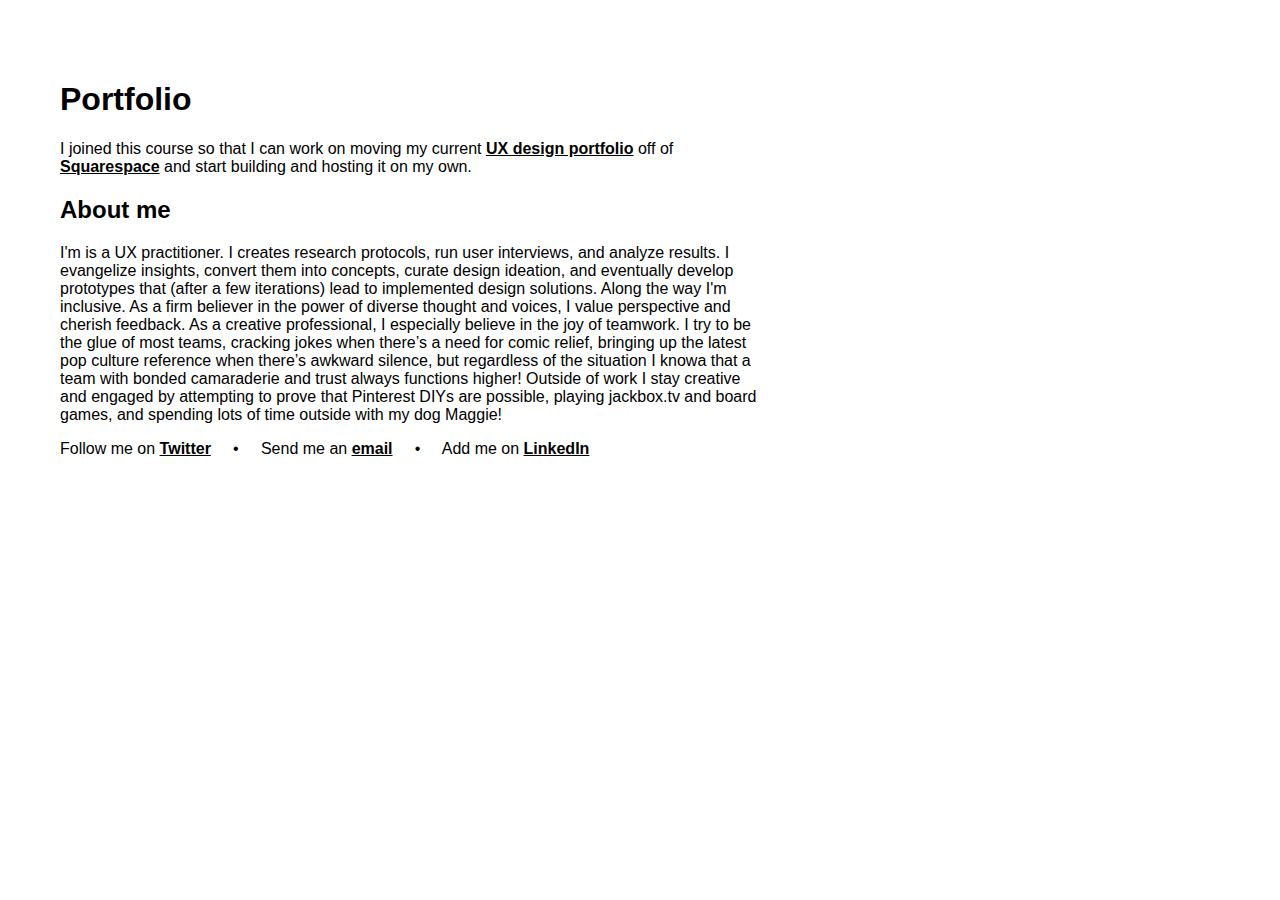
<file: index.html>
<!DOCTYPE html> 

<html>
	<head>
		<title>Portfolio</title>
	        <link rel="stylesheet" type="text/css" href="css/style.css">
	</head>
	<body>
		<h1>Portfolio</h1>
		<p>I joined this course so that I can work on moving my current <a href="https://www.linkedin.com/in/alaina-creager/">UX design portfolio</a> off of <a href="https://www.squarespace.com">Squarespace</a> and start building and hosting it on my own.</p>
		
        <h2>About me</h2>
		<p>I'm is a UX practitioner. I creates research protocols, run user interviews, and analyze results. I evangelize insights, convert them into concepts, curate design ideation, and eventually develop prototypes that (after a few iterations) lead to implemented design solutions. Along the way I'm inclusive. As a firm believer in the power of diverse thought and voices, I value perspective and cherish feedback. As a creative professional, I especially believe in the joy of teamwork. I try to be the glue of most teams, cracking jokes when there’s a need for comic relief, bringing up the latest pop culture reference when there’s awkward silence, but regardless of the situation I knowa that a team with bonded camaraderie and trust always functions higher! Outside of work I stay creative and engaged by attempting to prove that Pinterest DIYs are possible, playing jackbox.tv and board games, and spending lots of time outside with my dog Maggie! </p>
        
		<p>Follow me on <a href="https://twitter.com/acreagerux">Twitter</a> &nbsp; &nbsp; • &nbsp; &nbsp; Send me an <a href="mailto:alainacreager@gmail.com? subject=Outreach from website!">email</a> &nbsp; &nbsp; • &nbsp; &nbsp; Add me on <a href="https://www.linkedin.com/in/alaina-creager/">LinkedIn</a></p>
	</body>
</html>
</file>
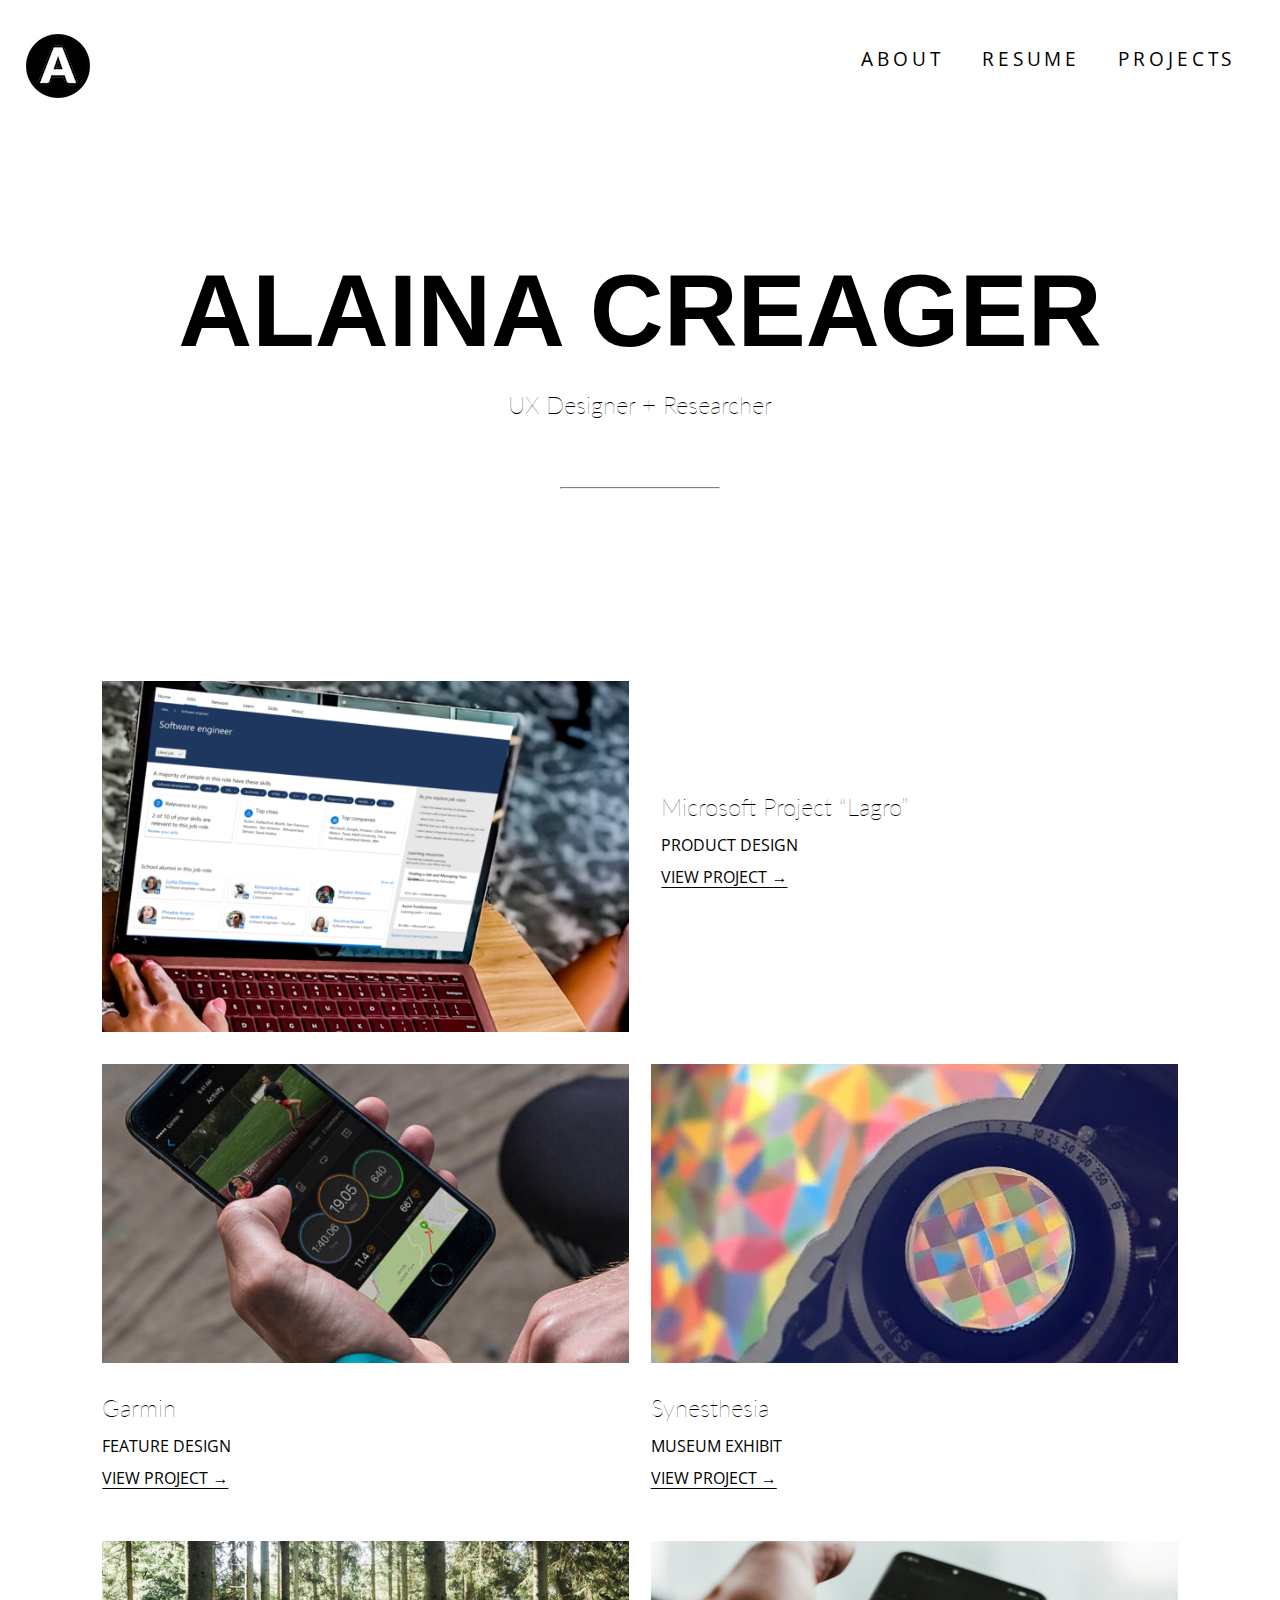
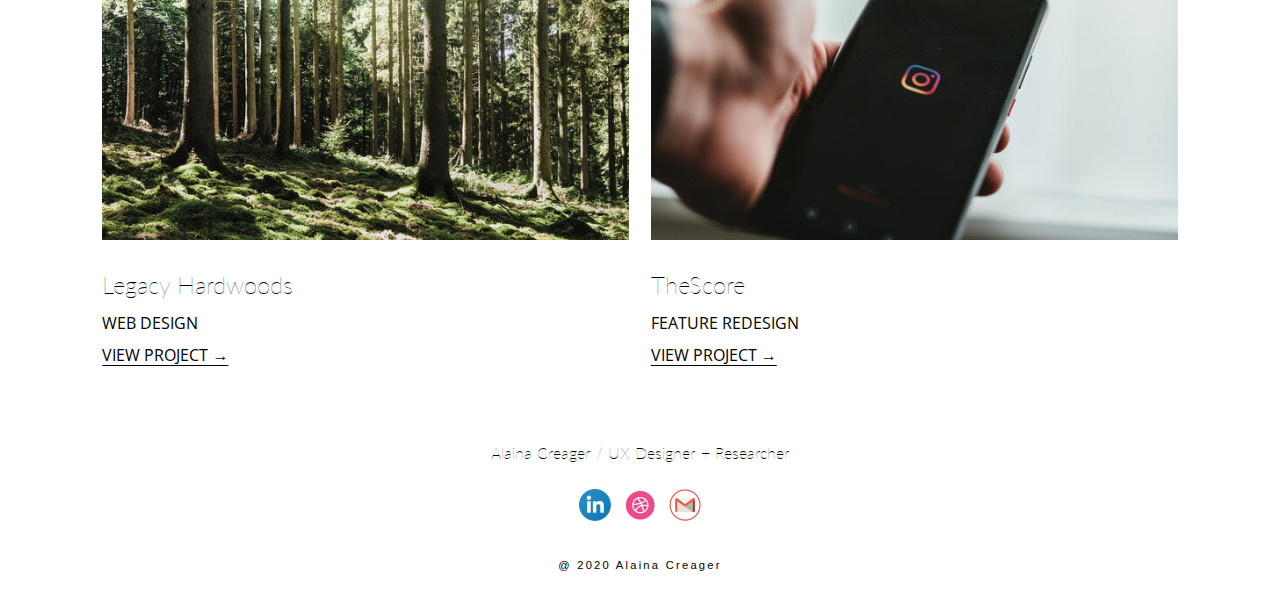
<file: final/index.html>
<!DOCTYPE html> 

<html>
	<head>
        <!-- Global site tag (gtag.js) - Google Analytics -->
        <script async src="https://www.googletagmanager.com/gtag/js?id=UA-88655943-1"></script>
        <script>
          window.dataLayer = window.dataLayer || [];
          function gtag(){dataLayer.push(arguments);}
          gtag('js', new Date());

          gtag('config', 'UA-88655943-1');
        </script>
        
        <!-- Responsive Design set-up -->
        <meta name="viewport" content="width=device-width, initial-scale=1"/>
        
        <!-- SEO -->
        <title>Alaina Creager | Microsoft UX Designer + Researcher</title>
        <meta name="description" content="Driven employee with experience in web and mobile UX design & research. Past employee of Microsoft, UnitedHealth Group, Garmin International, Ford Motor Company, Do it Best Corp. and Purdue University."/>
        <link rel="canonical" href="index.html"/>
        
        <!-- Styling -->
	    <link rel="stylesheet" type="text/css" href="css/style.css">
        <style>@import url('https://fonts.googleapis.com/css2?family=Lato&family=Muli:wght@300;400&family=Open+Sans&display=swap');</style>
        <link rel="icon" type="image/png" href="images/A.png"/>
	</head>
    
    <!-- Content -->
	<body>
        <!-- Header -->
        <header class="clearfix">
            <a href="index.html">
                <img id="homeIcon" src="images/A.png" alt="Home icon">
            </a>
            <nav>
                <a href="projects.html">PROJECTS</a> 
                <a href="resume.html">RESUME</a>
                <a href="about.html">ABOUT</a>
            </nav>
        </header>
        
        <!-- Hero -->
        <section id="hero">
            <h1>ALAINA CREAGER</h1>
            <h2>UX Designer + Researcher</h2>
            <hr>
        </section>
        
        <!-- Project listings -->
        <section id="featuredProject" class="clearfix">
            <!-- Project listing #1 -->
            <div id="featProjectPhoto">
                <img src="images/Lagro.png" alt="Photo of the Project Lagro application being used on a Microsoft Surface laptop.">
            </div>
            <div id="featProjectInfo">
                <h2>Microsoft Project “Lagro”</h2>
                <p>PRODUCT DESIGN</p>
                <a href="lagro.html">VIEW PROJECT &rarr;</a>
            </div>
        </section>
        
        <section id="projectrow" class="clearfix">
            <!-- Project listing #2 -->
            <div class="columnone">
                <img class="projectphoto" src="images/garmin.jpg" alt="A 19.05 mile run being viewed in the Garmin Connect application on a smart phone">
                <h2>Garmin</h2> 
                <p>FEATURE DESIGN</p>
                <a href="garmin.html">VIEW PROJECT &rarr;</a>
            </div>
            
            <!-- Project listing #3 -->
            <div class="columntwo">
                <img class="projectphoto" src="images/synesthesia.jpg" alt="Kaleidescope of colors from a painted museum mural">
                <h2>Synesthesia</h2> 
                <p>MUSEUM EXHIBIT</p>
                <a href="synesthesia.html">VIEW PROJECT &rarr;</a>
            </div>
        </section>
        
        <section id="projectrow" class="clearfix">
            <!-- Project listing #4 -->
            <div class="columnone">
                <img class="projectphoto" src="images/legacyh.jpg" alt="Sunlight shining through a hilly forest">
                <h2>Legacy Hardwoods</h2> 
                <p>WEB DESIGN</p>
                <a href="legacy.html">VIEW PROJECT &rarr;</a>
            </div>
            
            <!-- Project listing #5 -->
            <div class="columntwo">
                <img class="projectphoto" src="images/thescore.jpg" alt="Instagram icon on a cell phone being held by a human hand">
                <h2>TheScore</h2>
                <p>FEATURE REDESIGN</p>
                <a href="thescore.html">VIEW PROJECT &rarr;</a>
            </div>
        </section>
        
        <!-- Footer -->
        <footer>
            <h2>Alaina Creager / UX Designer + Researcher</h2>
            <section id="social">
                <a href="https://www.linkedin.com/in/alaina-creager/">
                    <img src="images/linkedin-circle.png" alt="LinkedIn icon">
                </a>
                <a href="https://dribbble.com/acreagerux">
                    <img src="images/dribbble.png" alt="Dribbble icon">
                </a>
                <a href="">
                    <img src="images/gmail.png" alt="Gmail icon">
                </a>
            </section>
            <h3>@ 2020 Alaina Creager</h3>
        </footer>
    
	</body>
</html>
</file>
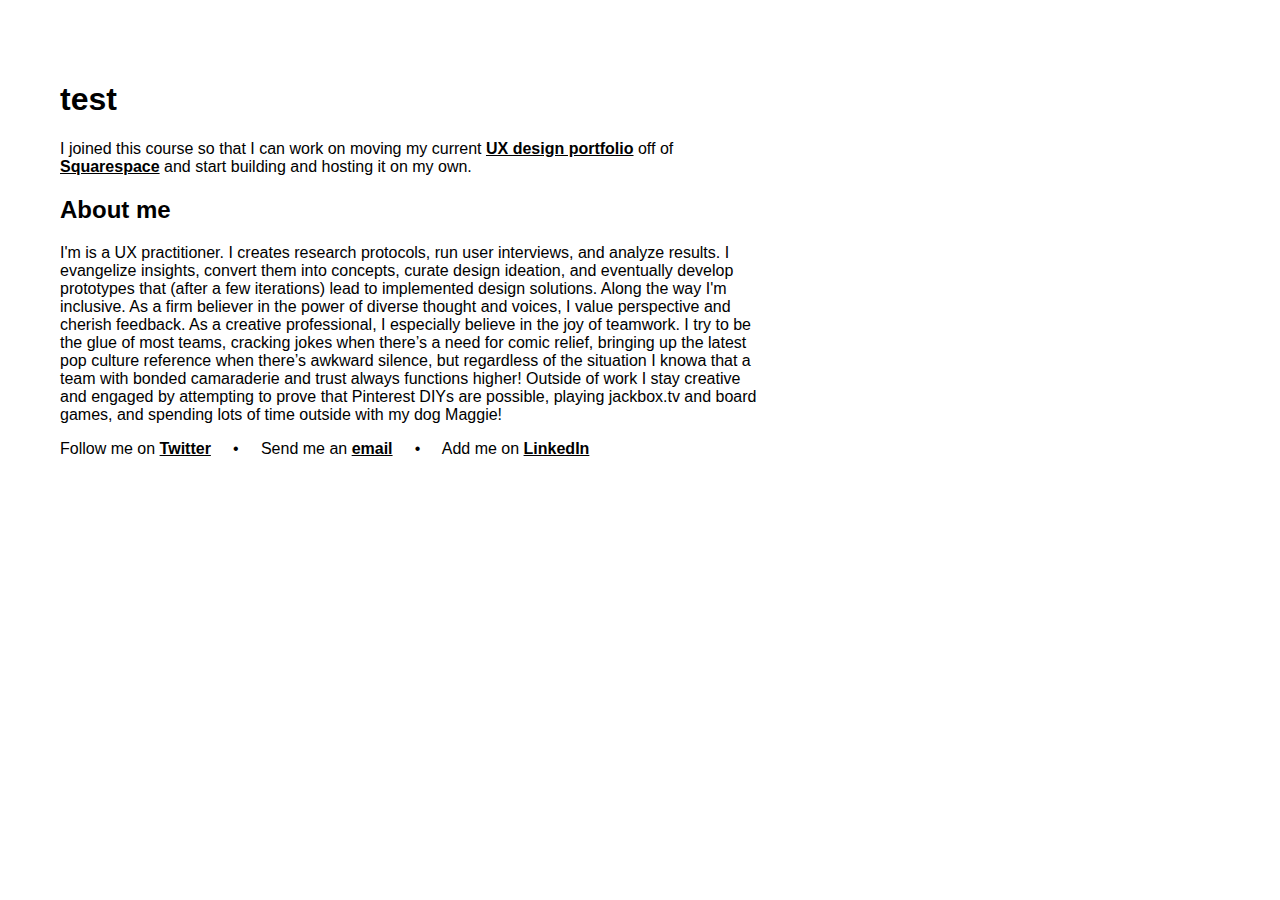
<file: unit_1/index.html>
<!DOCTYPE html> 

<html>
	<head>
		<title>Portfolio</title>
	        <link rel="stylesheet" type="text/css" href="css/style.css">
	</head>
	<body>
		<h1>test</h1>
		<p>I joined this course so that I can work on moving my current <a href="https://www.linkedin.com/in/alaina-creager/">UX design portfolio</a> off of <a href="https://www.squarespace.com">Squarespace</a> and start building and hosting it on my own.</p>
        <h2>About me</h2>
		<p>I'm is a UX practitioner. I creates research protocols, run user interviews, and analyze results. I evangelize insights, convert them into concepts, curate design ideation, and eventually develop prototypes that (after a few iterations) lead to implemented design solutions. Along the way I'm inclusive. As a firm believer in the power of diverse thought and voices, I value perspective and cherish feedback. As a creative professional, I especially believe in the joy of teamwork. I try to be the glue of most teams, cracking jokes when there’s a need for comic relief, bringing up the latest pop culture reference when there’s awkward silence, but regardless of the situation I knowa that a team with bonded camaraderie and trust always functions higher! Outside of work I stay creative and engaged by attempting to prove that Pinterest DIYs are possible, playing jackbox.tv and board games, and spending lots of time outside with my dog Maggie! </p>
		<p>Follow me on <a href="https://twitter.com/acreagerux">Twitter</a> &nbsp; &nbsp; • &nbsp; &nbsp; Send me an <a href="mailto:alainacreager@gmail.com? subject=Outreach from website!">email</a> &nbsp; &nbsp; • &nbsp; &nbsp; Add me on <a href="https://www.linkedin.com/in/alaina-creager/">LinkedIn</a></p>
	</body>
</html>
</file>
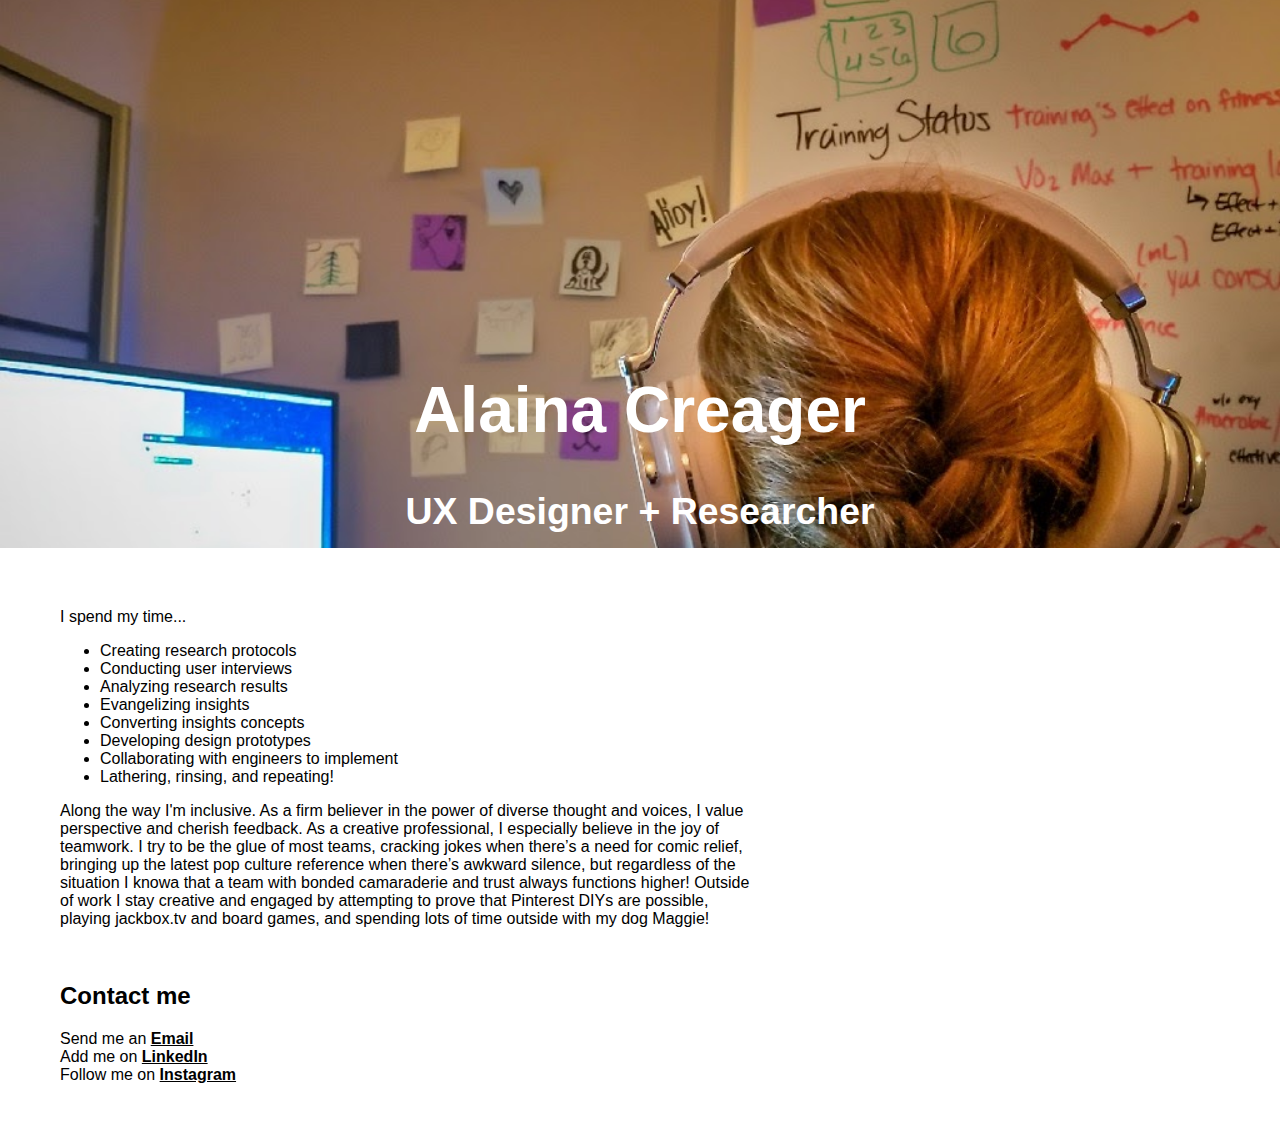
<file: unit_3/index.html>
<!DOCTYPE html> 

<html>
	<head>
		<title>Alaina Creager | UX Designer</title>
	        <link rel="stylesheet" type="text/css" href="css/style.css">
	</head>
	<body>
        <section id="hero-image">
            <section id="hero-text">
                <h1>Alaina Creager</h1>
                <h3>UX Designer + Researcher</h3>
            </section>
        </section>
		
        <section class="content">
            <p>I spend my time...</p> 
            <ul>
                <li>Creating research protocols</li> 
                <li>Conducting user interviews</li>
                <li>Analyzing research results</li> 
                <li>Evangelizing insights</li> 
                <li>Converting insights concepts</li> 
                <li>Developing design prototypes</li>
                <li>Collaborating with engineers to implement</li>
                <li>Lathering, rinsing, and repeating!</li>
            </ul>
            <p>Along the way I'm inclusive. As a firm believer in the power of diverse thought and voices, I value perspective and cherish feedback. As a creative professional, I especially believe in the joy of teamwork. I try to be the glue of most teams, cracking jokes when there’s a need for comic relief, bringing up the latest pop culture reference when there’s awkward silence, but regardless of the situation I knowa that a team with bonded camaraderie and trust always functions higher! Outside of work I stay creative and engaged by attempting to prove that Pinterest DIYs are possible, playing jackbox.tv and board games, and spending lots of time outside with my dog Maggie! </p> <br>

            <h2>Contact me</h2>
            <p>
            Send me an <a href="mailto:alainacreager@gmail.com? subject=Outreach from website!">Email</a> <br>
            Add me on <a href="https://www.linkedin.com/in/alaina-creager/">LinkedIn</a><br>
            Follow me on <a href="https://www.instagram.com/alainacreagerux/?hl=en">Instagram</a></p>
        </section>
	</body>
</html>
</file>
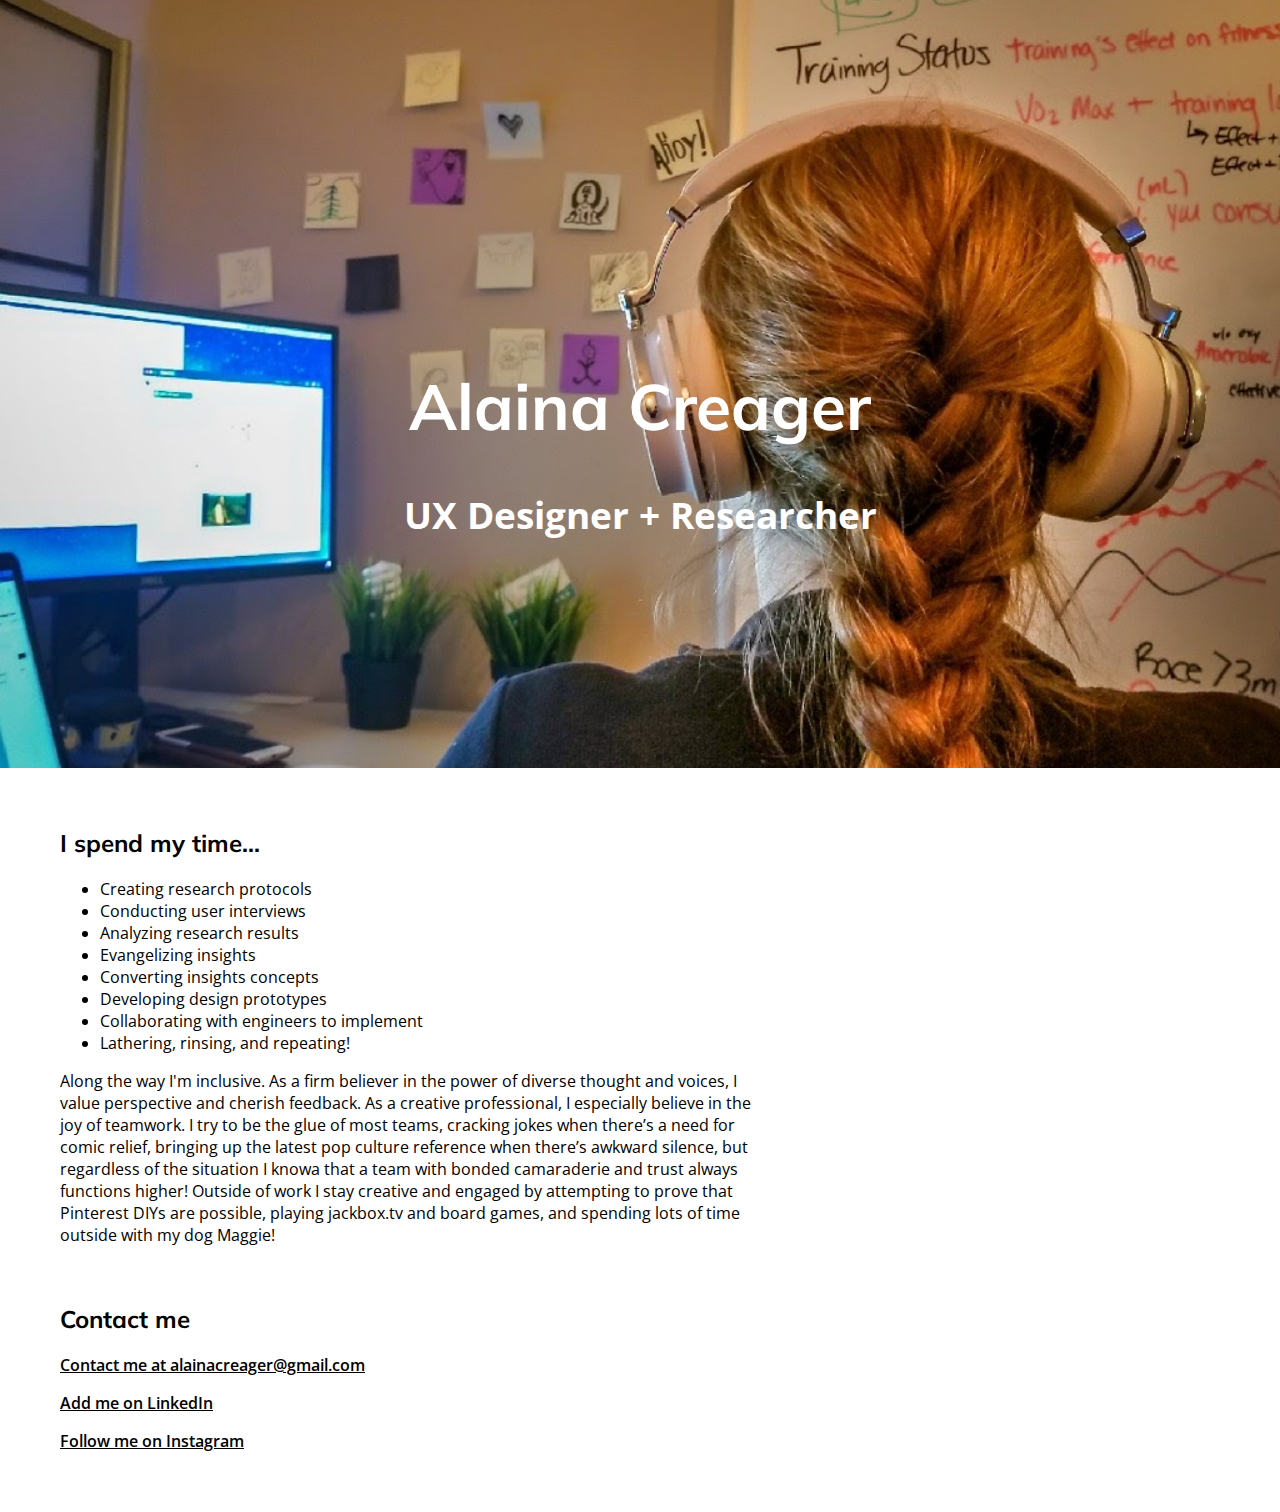
<file: unit_4/index.html>
<!DOCTYPE html> 

<html>
	<head>
		<title>Alaina Creager | UX Designer</title>
	        <link rel="stylesheet" type="text/css" href="css/style.css">
	</head>
	<body>
        <section id="hero-image">
            <div id="hero-text">
                <h1>Alaina Creager</h1>
                <h3>UX Designer + Researcher</h3>
            </div>
        </section>
		
        <section class="content">
            <h2>I spend my time...</h2> 
            <ul>
                <li>Creating research protocols</li> 
                <li>Conducting user interviews</li>
                <li>Analyzing research results</li> 
                <li>Evangelizing insights</li> 
                <li>Converting insights concepts</li> 
                <li>Developing design prototypes</li>
                <li>Collaborating with engineers to implement</li>
                <li>Lathering, rinsing, and repeating!</li>
            </ul>
            <p>Along the way I'm inclusive. As a firm believer in the power of diverse thought and voices, I value perspective and cherish feedback. As a creative professional, I especially believe in the joy of teamwork. I try to be the glue of most teams, cracking jokes when there’s a need for comic relief, bringing up the latest pop culture reference when there’s awkward silence, but regardless of the situation I knowa that a team with bonded camaraderie and trust always functions higher! Outside of work I stay creative and engaged by attempting to prove that Pinterest DIYs are possible, playing jackbox.tv and board games, and spending lots of time outside with my dog Maggie! </p> <br>

            <h2>Contact me</h2>
                <p><a href="mailto:alainacreager@gmail.com?">Contact me at alainacreager@gmail.com</a> </p>
                <p><a href="https://www.linkedin.com/in/alaina-creager/">Add me on LinkedIn</a></p>
                <p><a href="https://www.instagram.com/alainacreagerux/?hl=en">Follow me on Instagram</a></p>
        </section>
	</body>
</html>
</file>
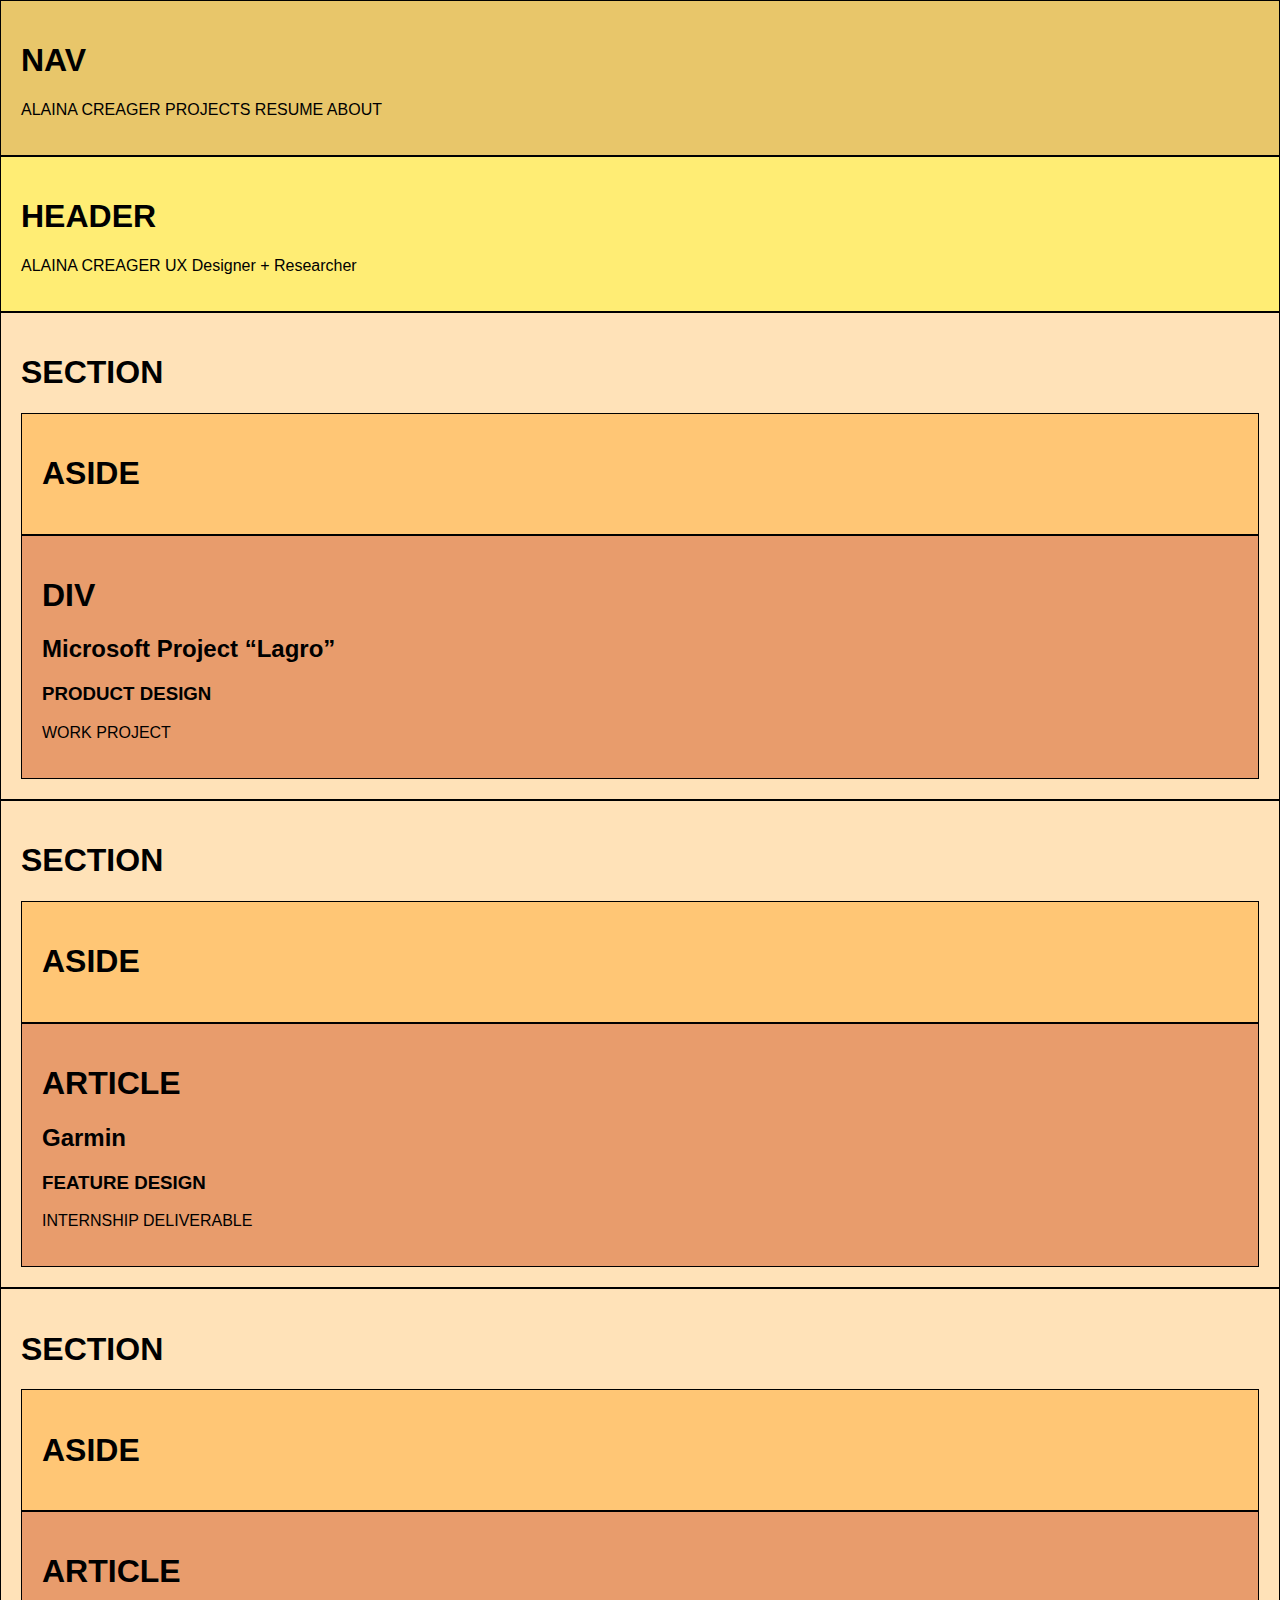
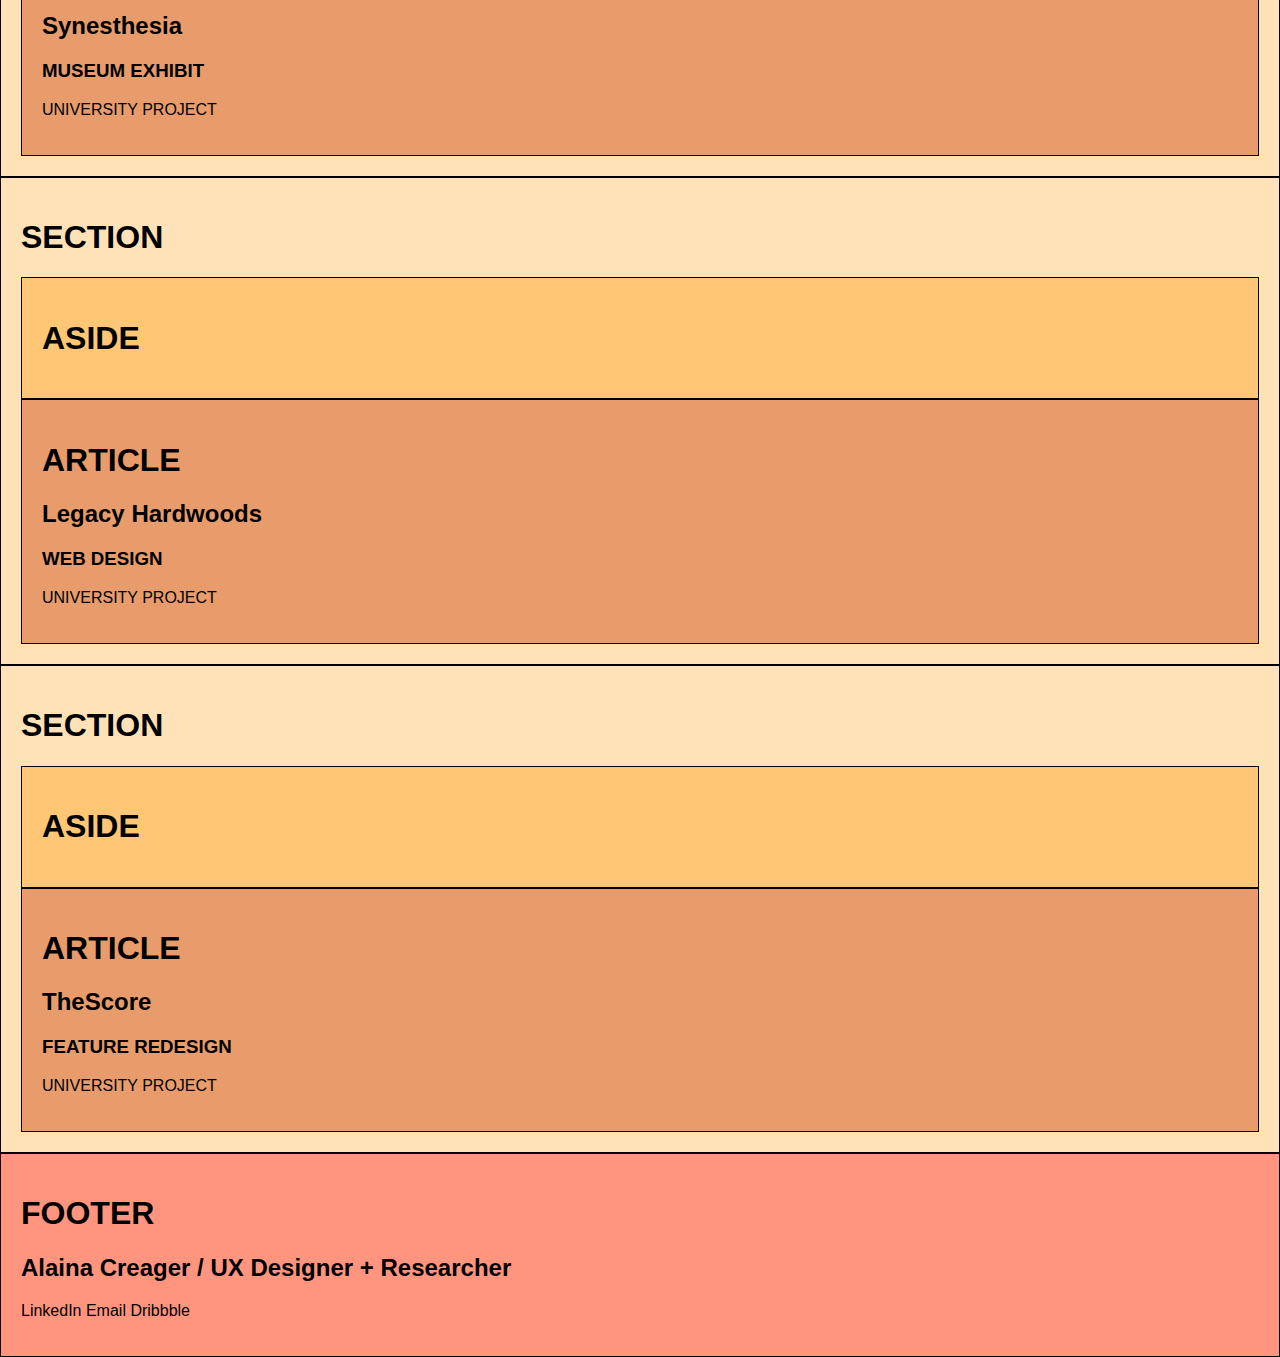
<file: unit_5/index.html>
<!DOCTYPE html> 

<html>
	<head>
		<title>Alaina Creager | UX Designer</title>
	        <link rel="stylesheet" type="text/css" href="css/style.css">
	</head>
	<body>
        <nav>
            <h1>NAV</h1>
            <p>ALAINA CREAGER PROJECTS RESUME ABOUT</p>
        </nav>
        
        <header>
            <h1>HEADER</h1>
            <p>ALAINA CREAGER UX Designer + Researcher</p>
        </header>
        
        <section class="project">
            <h1>SECTION</h1>
            <aside>
                <h1>ASIDE</h1>
            </aside>
            <article class="projectinfo">
                <h1>DIV</h1>
                <h2>Microsoft Project “Lagro”</h2>
                <h3>PRODUCT DESIGN</h3> 
                <p>WORK PROJECT</p>
            </article>
        </section>
        
        <section class="project">
            <h1>SECTION</h1>
            <aside>
                <h1>ASIDE</h1>
            </aside>
            <article class="projectinfo">
                <h1>ARTICLE</h1>
                <h2>Garmin</h2> 
                <h3>FEATURE DESIGN</h3><p>INTERNSHIP DELIVERABLE</p>
            </article>
        </section>
        
        <section class="project">
            <h1>SECTION</h1>
            <aside>
                <h1>ASIDE</h1>
            </aside>
            <article class="projectinfo">
                <h1>ARTICLE</h1>
                <h2>Synesthesia</h2> 
                <h3>MUSEUM EXHIBIT</h3>   <p>UNIVERSITY PROJECT</p>
            </article>
        </section>
        
        <section class="project">
            <h1>SECTION</h1>
            <aside>
                <h1>ASIDE</h1>
            </aside>
            <article class="projectinfo">
                <h1>ARTICLE</h1>
                <h2>Legacy Hardwoods</h2> 
                <h3>WEB DESIGN</h3> 
                <p>UNIVERSITY PROJECT</p>
            </article>
        </section>
        
        <section class="project">
            <h1>SECTION</h1>
            <aside>
                <h1>ASIDE</h1>
            </aside>
            <article class="projectinfo">
                <h1>ARTICLE</h1>
                <h2>TheScore</h2>
                <h3>FEATURE REDESIGN</h3> <p>UNIVERSITY PROJECT</p>
            </article>
        </section>

        <footer>
            <h1>FOOTER</h1>
            <h2>Alaina Creager / UX Designer + Researcher</h2>
            <p>LinkedIn Email Dribbble</p>
        </footer>
    
	</body>
</html>
</file>
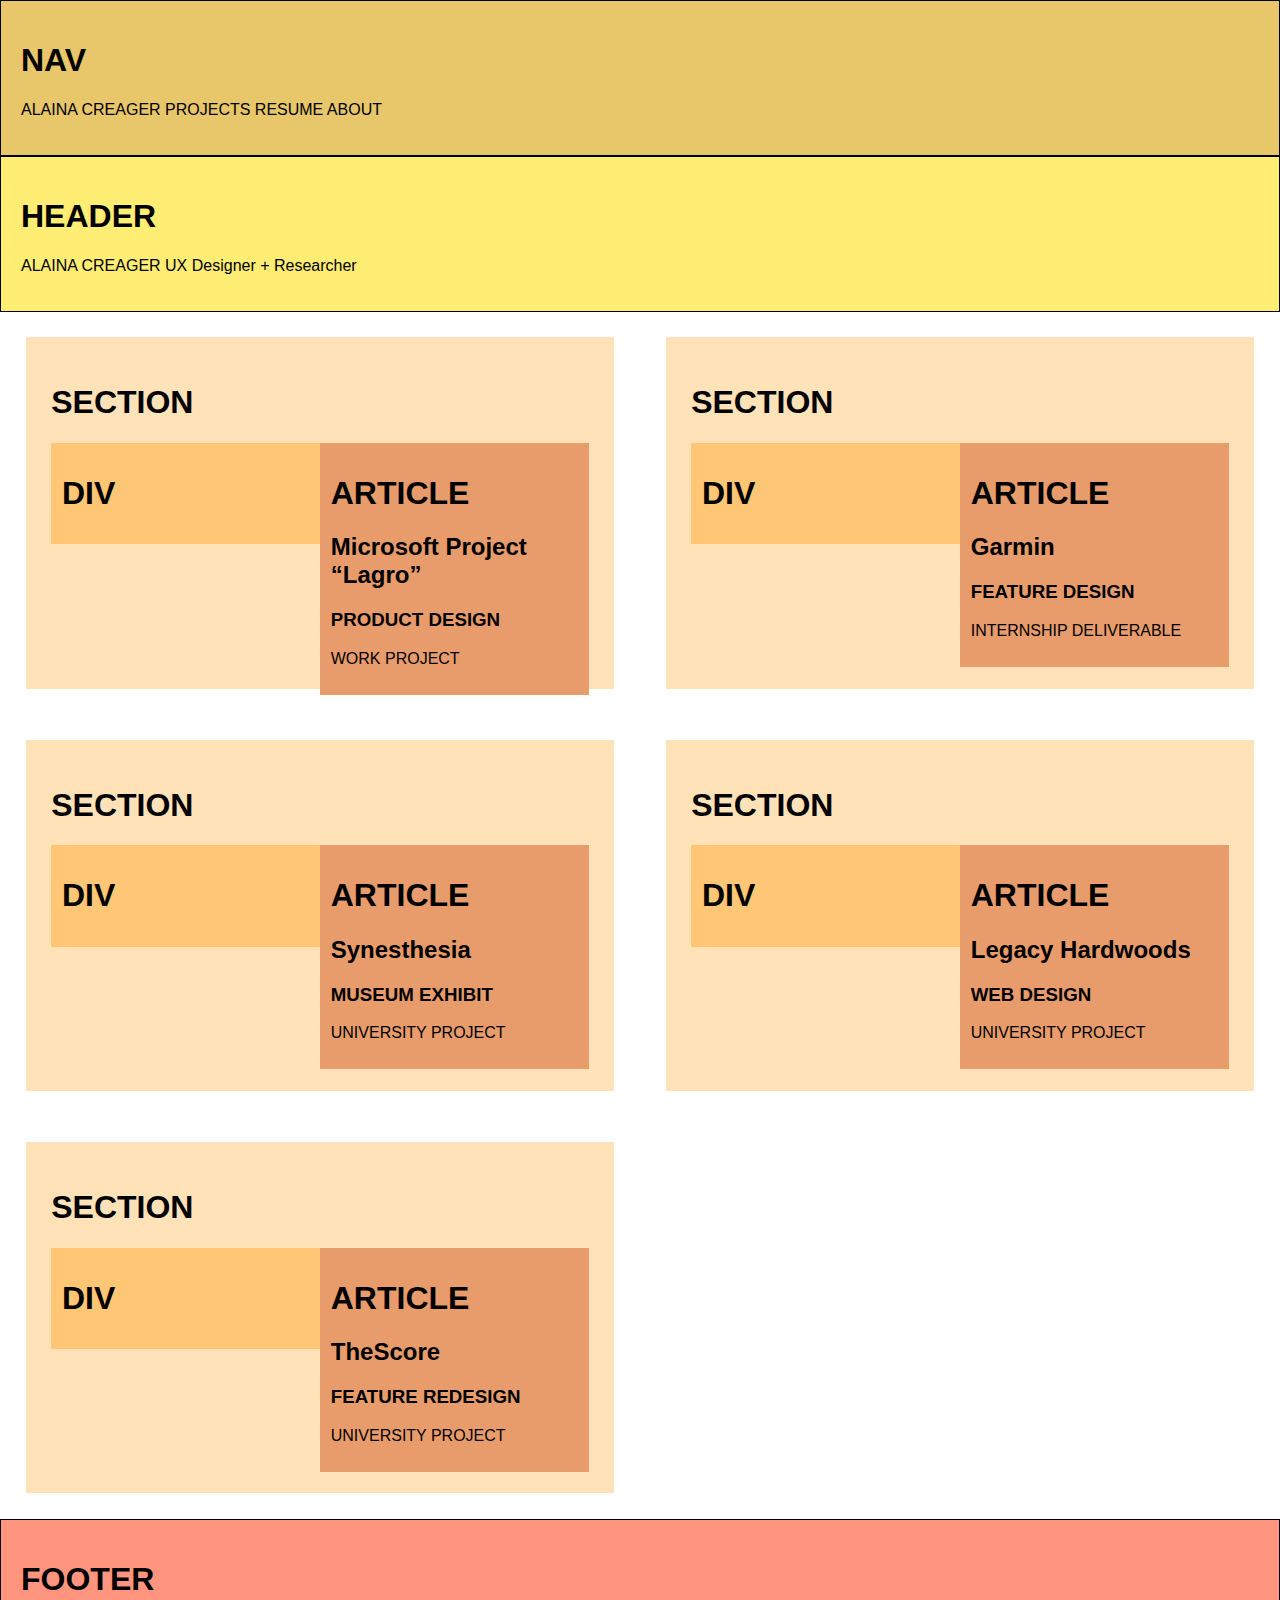
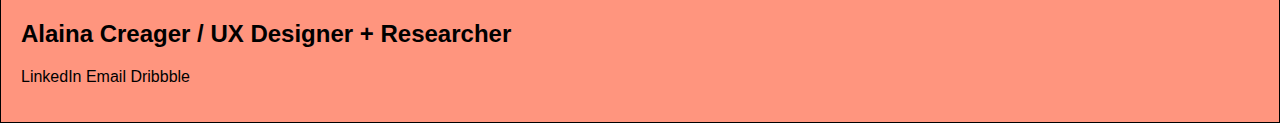
<file: unit_6/index.html>
<!DOCTYPE html> 

<html>
	<head>
		<title>Alaina Creager | UX Designer</title>
	        <link rel="stylesheet" type="text/css" href="css/style.css">
	</head>
	<body>
        <nav>
            <h1>NAV</h1>
            <p>ALAINA CREAGER PROJECTS RESUME ABOUT</p>
        </nav>
        
        <header>
            <h1>HEADER</h1>
            <p>ALAINA CREAGER UX Designer + Researcher</p>
        </header>
        
        <section class="twocolumn" class="clearfix">
            <h1>SECTION</h1>
            <div class="left">
                <h1>DIV</h1>
            </div>
            <article class="right">
                <h1>ARTICLE</h1>
                <h2>Microsoft Project “Lagro”</h2>
                <h3>PRODUCT DESIGN</h3> 
                <p>WORK PROJECT</p>
            </article>
        </section>
        
        <section class="twocolumn" class="clearfix">
            <h1>SECTION</h1>
            <div class="left">
                <h1>DIV</h1>
            </div>
            <article class="right">
                <h1>ARTICLE</h1>
                <h2>Garmin</h2> 
                <h3>FEATURE DESIGN</h3><p>INTERNSHIP DELIVERABLE</p>
            </article>
        </section>
        
        <section class="twocolumn" class="clearfix">
            <h1>SECTION</h1>
            <div class="left">
                <h1>DIV</h1>
            </div>
            <article class="right">
                <h1>ARTICLE</h1>
                <h2>Synesthesia</h2> 
                <h3>MUSEUM EXHIBIT</h3>   <p>UNIVERSITY PROJECT</p>
            </article>
        </section>
        
        <section class="twocolumn" class="clearfix">
            <h1>SECTION</h1>
            <div class="left">
                <h1>DIV</h1>
            </div>
            <article class="right">
                <h1>ARTICLE</h1>
                <h2>Legacy Hardwoods</h2> 
                <h3>WEB DESIGN</h3> 
                <p>UNIVERSITY PROJECT</p>
            </article>
        </section>
        
        <section class="twocolumn" class="clearfix">
            <h1>SECTION</h1>
            <div class="left">
                <h1>DIV</h1>
            </div>
            <article class="right">
                <h1>ARTICLE</h1>
                <h2>TheScore</h2>
                <h3>FEATURE REDESIGN</h3> <p>UNIVERSITY PROJECT</p>
            </article>
        </section>

        <footer>
            <h1>FOOTER</h1>
            <h2>Alaina Creager / UX Designer + Researcher</h2>
            <p>LinkedIn Email Dribbble</p>
        </footer>
    
	</body>
</html>
</file>
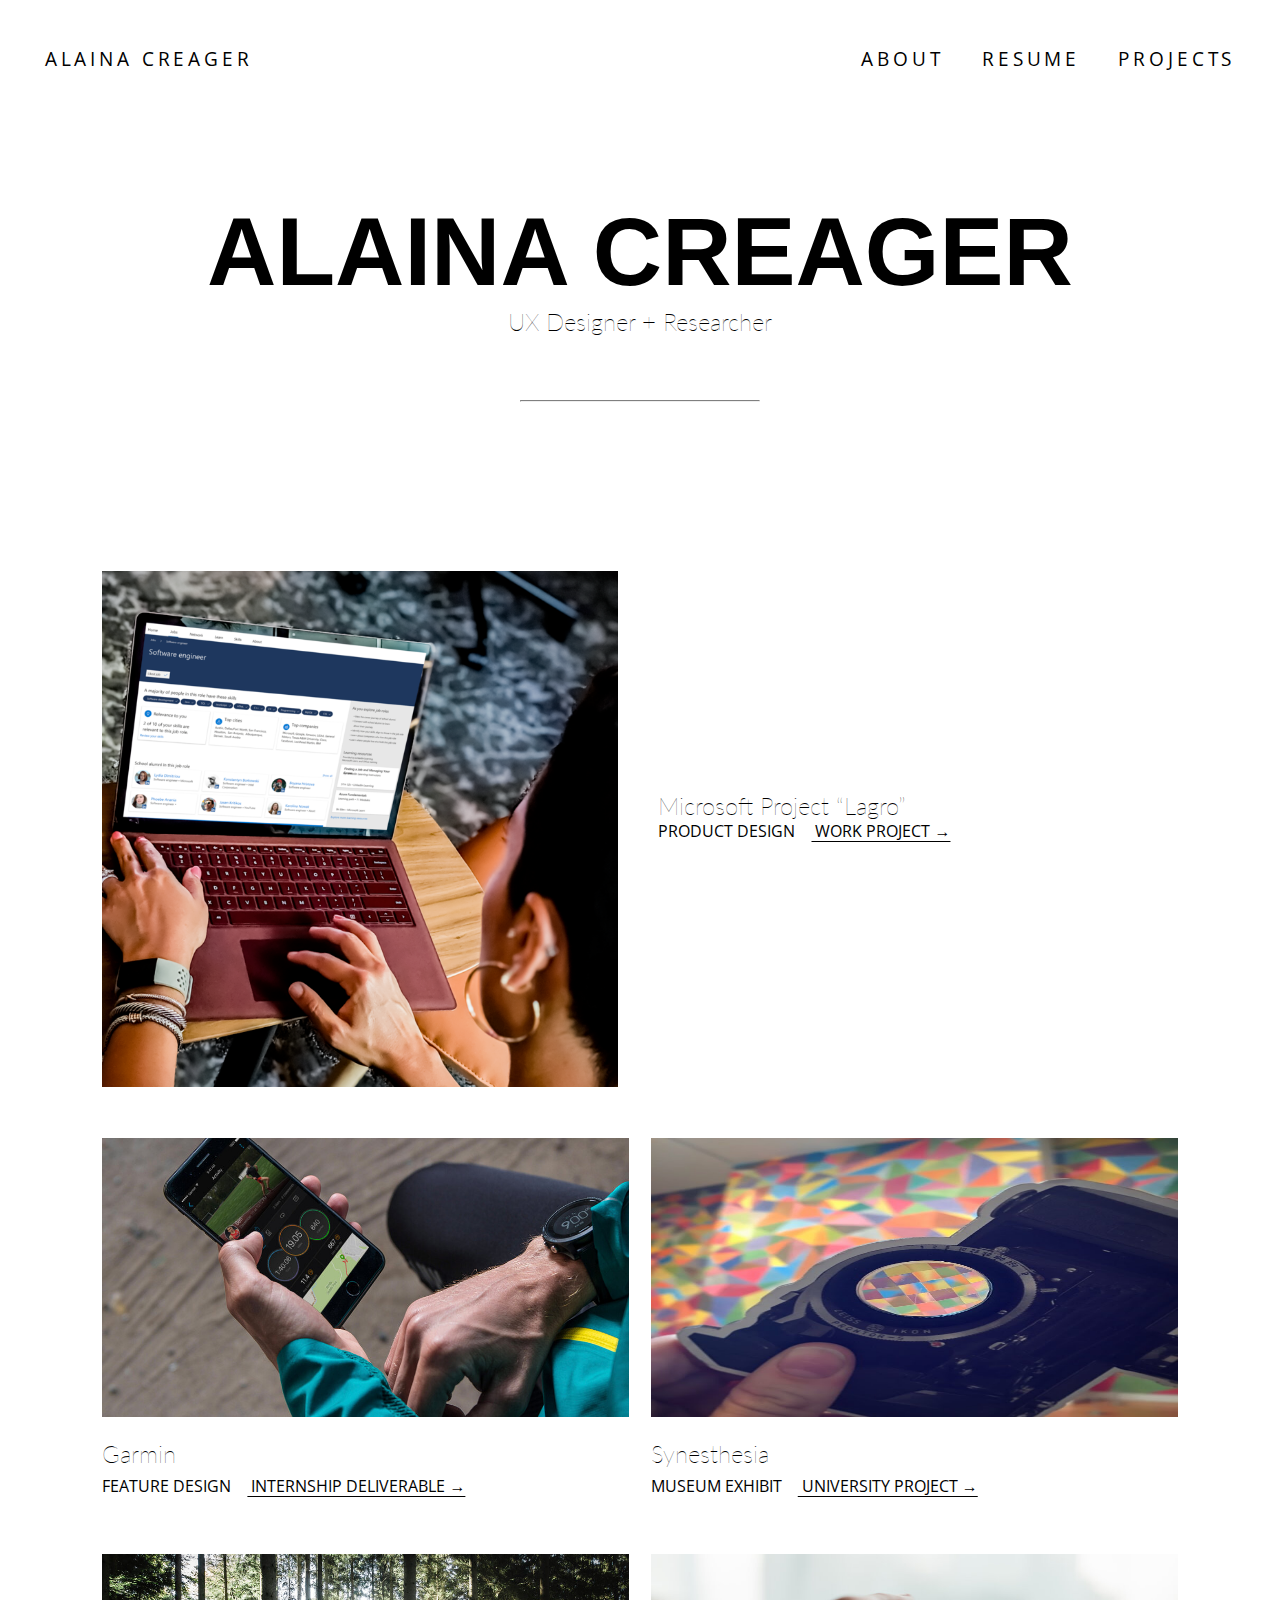
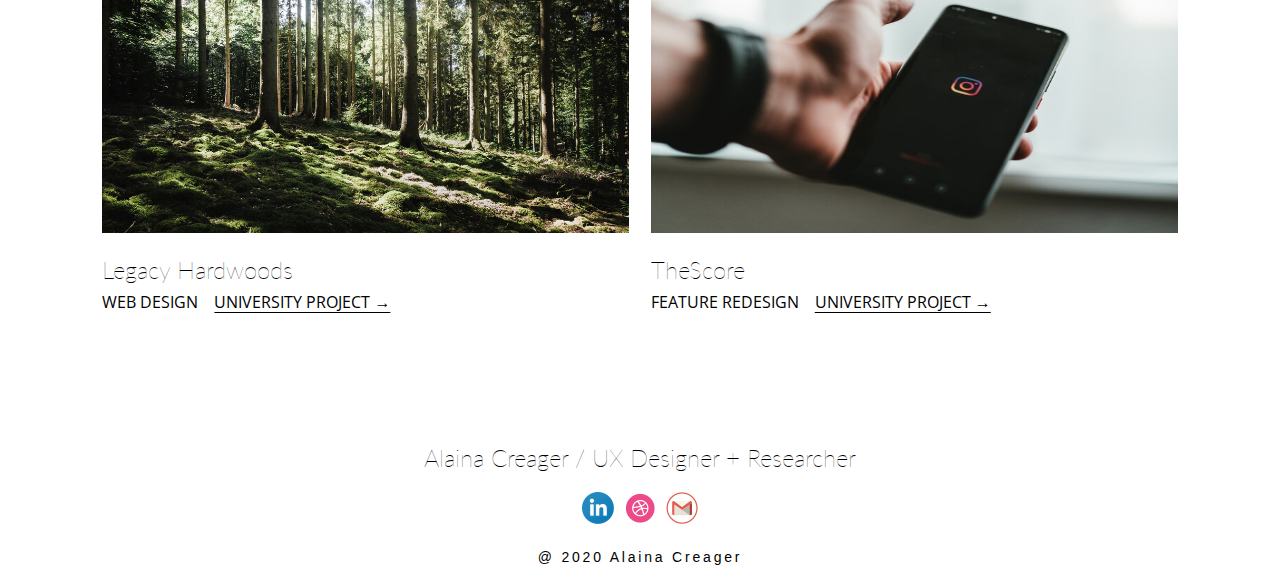
<file: unit_7/index.html>
<!DOCTYPE html> 

<html>
	<head>
		<title>Alaina Creager | UX Designer</title>
	        <link rel="stylesheet" type="text/css" href="css/style.css">
        <style>@import url('https://fonts.googleapis.com/css2?family=Lato&family=Muli:wght@300;400&family=Open+Sans&display=swap');
        </style>
	</head>
	<body>
        <header class="clearfix">
            <nav>
                <span style="float: left;"><a href="index.html">ALAINA CREAGER</a>
                </span>
                <a href="projects.html">PROJECTS</a> 
                <a href="resume.html">RESUME</a>
                <a href="about.html">ABOUT</a>
            </nav>
        </header>
        
        <section id="hero">
            <h1>ALAINA CREAGER</h1>
            <h2>UX Designer + Researcher</h2>
            <hr>
        </section>
        
        
        <section id="featuredProject" class="clearfix">
            <div id="featProjectPhoto">
                <img src="images/Lagro.png" alt="photo of forrest">
            </div>
            <div id="featProjectInfo">
                <h2>Microsoft Project “Lagro”</h2>
                <p>PRODUCT DESIGN &nbsp; &nbsp;<a href="lagro.html"> WORK PROJECT &rarr;</a></p>
            </div>
        </section>
        
        <section id="projectrow" class="clearfix">
            <div class="columnone">
                <img class="projectphoto" src="images/garmin.jpg" alt="photo of forrest">
                <h2>Garmin</h2> 
                <p>FEATURE DESIGN &nbsp; &nbsp;<a href="garmin.html"> INTERNSHIP DELIVERABLE &rarr;</a></p>
            </div>
            <div class="columntwo">
                <img class="projectphoto" src="images/synesthesia.jpg" alt="photo of forrest">
                <h2>Synesthesia</h2> 
                <p>MUSEUM EXHIBIT &nbsp; &nbsp;<a href="synesthesia.html"> UNIVERSITY PROJECT &rarr;</a></p>
            </div>
        </section>
        
        <section id="projectrow" class="clearfix">
            <div class="columnone">
                <img class="projectphoto" src="images/legacyh.jpg" alt="photo of forrest">
                <h2>Legacy Hardwoods</h2> 
                <p>WEB DESIGN &nbsp; &nbsp;<a href="legacy.html">UNIVERSITY PROJECT &rarr;</a></p>
            </div>
            <div class="columntwo">
                <img class="projectphoto" src="images/thescore.jpg" alt="photo of forrest">
                <h2>TheScore</h2>
                <p>FEATURE REDESIGN &nbsp; &nbsp;<a href="theschore.html">UNIVERSITY PROJECT &rarr;</a></p>
            </div>
        </section>
        
        <footer>
            <h2>Alaina Creager / UX Designer + Researcher</h2>
            <section id="social">
                <a href="https://www.linkedin.com/in/alaina-creager/">
                    <img src="images/linkedin-circle.png" alt="LinkedIn icon">
                </a>
                <a href="https://dribbble.com/acreagerux">
                    <img src="images/dribbble.png" alt="Dribbble icon">
                </a>
                <a href="">
                    <img src="images/gmail.png" alt="Gmail icon">
                </a>
            </section>
            <h3>@ 2020 Alaina Creager</h3>
        </footer>
    
	</body>
</html>
</file>
<file: css/style.css>
h1, h2 {
    font-family: 'Muli', sans-serif;
}

p{
   font-family: 'Open Sans', sans-serif; 
}
body{
    background-color: white;
    align-content: center;
    max-width: 700px;
    margin: 60px;
    color: black;
}

a{
    color:black;
    font-weight: bold;
}
</file>
<file: final/css/style.css>
* {margin:0; padding:0; box-sizing: border-box;}

body {
    align-content: center;
    color: black;
    font-family: 'Open Sans', sans-serif; 
    line-height: 1.5;
}

header {
    padding: 2%;
}

#homeIcon {
    float: left;
    width: 4em;
    display: inline-block;
    margin: .5em 0;
}

nav a {
    text-align: right;
    font-size: 1.2em;
    display: inline-block;
    padding: 1em;
    color: black;
    text-decoration: none;
    letter-spacing: .2em;
    float: right;
}

nav a:hover{
    color: grey;
    font-weight: 500;
    letter-spacing: .2em;
}

#hero {
    padding: 8% 2%;
    clear: both;
    text-align: center;
}

hr {
    width: 10em;
    align-content: center;
    margin: 4em auto;
    border-top: 1px solid grey;
}

#featuredProject {
    margin: 2% 8% 0;
    width: 84%;
}

#featProjectPhoto {
    width: 50%;
    float: left;
    padding-right: 1%;
}

#featProjectInfo {
    padding: 10% 2%;
    width: 50%;
    float: right;
}

#projectrow {
    padding: 2% 8%;
}

.columnone{
    float: left;
    width: 50%;
    padding-right: 1%;
}

.columntwo{
    float: right;
    width: 50%;
    padding-left: 1%;
}

.projectphoto{
    height: 20em;
    width: 100%;
    object-fit: cover;
    padding-bottom: 4%;
}

img{
    width: 100%;
    object-fit: cover;
}


.clearfix:after{
    visibility: hidden;
    display: block;
    font-size: 0;
    content: " ";
    clear: both;
    height: 0;
}

footer{
    padding: 3em 0 1.5em 0;
    text-align: center;
    clear: both;
}

#social {
    display: inline-block;
    text-align: center;
}

#social a{
    float:left;
    padding: 1.5em .4em;
}

#social img{
    max-width: 2em;
}

/*Text styling*/
h1{
    font-family: 'Futura', sans-serif;
    font-weight: bold;
    font-size: 8vw;
}

h2{
    font-family: 'Lato', sans-serif;
    font-weight: lighter;
    font-size: 1.5em;
}

h3{
    font-family: 'futura', sans-serif;
    font-weight: lighter;
    letter-spacing: .2em;
    font-size: 1.5em;
}

h4{
    font-family: 'futura', sans-serif;
    font-weight: lighter;
    letter-spacing: .2em;
    font-size: 1em;
}

p {
    padding: .5em 0;
}

a{
    color: black;
    text-underline-position: under;
}

a:hover{
    color: grey;
}

footer h2{
    font-size: 1em;
}

footer h3{
    font-size: .7em;
}

/*media queries*/

@media screen and (max-width: 885px) {           
    header {
        margin: 1% 2%;
    }
    
    
    #homeIcon {
        width: 2.8em;
    }
    
    nav a {
        font-size: 1.1em;
    }
    
    #featProjectPhoto { 
        width: 100%;
        float: left;
        padding-bottom: 2%;
    }
    
    #featProjectInfo { 
        width: 100%;
        float: left;
        padding: 0;
        padding-bottom: 8%;
    }
    
    .projectphoto {
        padding-bottom: 2%;
        max-width: 100%;
        max-height: 100%;
    }
    
    .columnone, .columntwo { 
        width: 100%;
        float: left;
        margin-bottom: 8%;
    } 
    
    /*h1 {
        font-size: 3em;
    } 
}

@media only screen and (max-width: 700px) {               
    h1 {
        font-size: 2.5em;
    } 
}

@media only screen and (max-width: 465px) {           
    h1 {
        font-size: 1.5em;
    } 
}
</file>
<file: unit_1/css/style.css>
h1, h2 {
    font-family: 'Muli', sans-serif;
}

p{
   font-family: 'Open Sans', sans-serif; 
}
body{
    background-color: white;
    align-content: center;
    max-width: 700px;
    margin: 60px;
    color: black;
}

a{
    color:black;
    font-weight: bold;
}
</file>
<file: unit_3/css/style.css>
body {
    align-content: center;
    color: black;
    font-family: 'Open Sans', sans-serif; 
    margin: 0;
}

#hero-image {
    padding: 24px;
    background: url("../images/hero.jpg");
    background-size: cover;
    background-repeat: no-repeat;
    background-position: center;
    background-color: grey;
    height: 500px;
    top: 0;
    left: 0;
    background-attachment: fixed;

}

#hero-text {
    color: white;
    font-size: 32px;
    text-align: center;
    position: absolute;
    top: 50%;
    left: 50%;
    transform: translate(-50%, -50%);
}

h1, h2 {
    font-family: 'Muli', sans-serif;
}

a {
    color:black;
    font-weight: 600;
}

.content {
    margin: 60px;
    max-width: 700px;
}

@media screen and (max-width: 1024px) { /* Specific to this particular image */
  #hero.image {
    left: 50%;
    margin-left: -512px;   /* 50% */
  }
</file>
<file: unit_4/css/style.css>
@import url('https://fonts.googleapis.com/css2?family=Lato&family=Muli&family=Open+Sans&display=swap');


body {
    align-content: center;
    color: black;
    font-family: 'Open Sans', sans-serif; 
    margin: 0;
}

#hero-image {
    padding: 24px;
    background: url("../images/hero.jpg");
    background-size: cover;
    background-repeat: no-repeat;
    background-position: center;
    background-color: grey;
    height: 80vh;
}

#hero-text {
    color: white;
    font-size: 32px;
    text-align: center;
    position: absolute;
    top: 50%;
    left: 50%;
    transform: translate(-50%, -50%);
}

h1, h2 {
    font-family: 'Muli', sans-serif;
}

a {
    color:black;
    font-weight: 600;
}

.content {
    margin: 60px;
    max-width: 700px;
}

@media screen and (max-width: 1024px) { /* Specific to this particular image */
  #hero.image {
    left: 50%;
    margin-left: -512px;   /* 50% */
  }
</file>
<file: unit_5/css/style.css>
body {
    align-content: center;
    color: black;
    font-family: 'Open Sans', sans-serif; 
    margin: 0;
}

header {
    padding: 20px;
    background-color: #FFED74;
    border: 1px black solid;
}

nav {
    background-color: #E8C66A;
    border: 1px black solid;
    padding: 20px;
}

.project {
    background-color: #FFE2B8;
    border: 1px black solid;
    padding: 20px;
}

aside {
    background-color: #FFC675;
    border: 1px black solid;
    padding: 20px;
}

.projectinfo {
    background-color: #E89C6C;
    border: 1px black solid;
    padding: 20px;
}



footer{
    background-color: #FF957E;
    border: 1px black solid;
    padding: 20px;
}
</file>
<file: unit_6/css/style.css>
body {
    align-content: center;
    color: black;
    font-family: 'Open Sans', sans-serif; 
    margin: 0;
}

header {
    padding: 20px;
    background-color: #FFED74;
    border: 1px black solid;
}

nav {
    background-color: #E8C66A;
    border: 1px black solid;
    padding: 20px;
}

.twocolumn {
    background-color: #FFE2B8;
    margin: 2%;
    padding: 2%;
    width: 42%;
    height: 300px;
    float: left;
}

.left {
    background-color: #FFC675;
    padding: 2%;
    width: 46%;
    float: left;
}

.right {
    background-color: #E89C6C;
    padding: 2%;
    width: 46%;
    float:right;
}

.clearfix:after {
    visibility: hidden;
    display: block;
    font-size: 0;
    content: " ";
    clear: both;
    height: 0;
}


footer{
    background-color: #FF957E;
    border: 1px black solid;
    padding: 20px;
    clear: both;
}
</file>
<file: unit_7/css/style.css>
* {margin:0; padding:0; box-sizing: border-box;}

body {
    align-content: center;
    color: black;
    font-family: 'Open Sans', sans-serif; 
}

header {
    padding: 2%;
}

nav a{
    text-align: right;
    font-size: 1.2em;
    display: inline-block;
    padding: 1em;
    color: black;
    text-decoration: none;
    letter-spacing: .2em;
    float: right;
}

nav a:hover{
    color: grey;
    font-weight: 500;
    letter-spacing: .2em;
}

#hero {
    padding: 80px;
    clear: both;
    text-align: center;
}

hr {
    width: 15em;
    align-content: center;
    margin: 4em auto;
    border-top: 1px solid grey;
}

#featuredProject {
    margin: 2% 8%;
    width: 84%;
}

#featProjectPhoto {
    width: 48%;
    float: left;
}

#featProjectInfo {
    padding: 220px 40px;
    width: 52%;
    float: right;
}

#projectrow {
    padding: 2% 8%;
    line-height: 2em;
}

.columnone{
    float: left;
    width: 50%;
    padding-right: 1%;
}

.columntwo{
    float: right;
    width: 50%;
    padding-left: 1%;
}

.projectphoto{
    height: 300px;
    width: 100%;
    padding-bottom: 4%;
}

img{
    max-height: 100%;
    max-width: 100%;
    display: block;
}


.clearfix:after{
    visibility: hidden;
    display: block;
    font-size: 0;
    content: " ";
    clear: both;
    height: 0;
}

/*Text styling*/
h1{
    font-family: 'Futura', sans-serif;
    font-weight: bold;
    font-size: 6em;
}

h2{
    font-family: 'Lato', sans-serif;
    font-weight: lighter;
    font-size: 1.5em;
}

h3{
    font-family: 'futura', sans-serif;
    font-weight: lighter;
    letter-spacing: .2em;
    font-size: 1.5em;
}

h4{
    font-family: 'futura', sans-serif;
    font-weight: lighter;
    letter-spacing: .2em;
    font-size: 1em;
}

a{
    color: black;
    text-underline-position: under;
}

a:hover{
    color: grey;
}


footer{
    padding: 100px 0px 20px 0px;
    text-align: center;
    clear: both;
}

#social {
    display: inline-block;
    text-align: center;
}

#social a{
    float:left;
    padding: 20px 5px;
}

#social img{
    max-height: 32px;
    max-height: 32px;
}

footer h3{
    font-size: 14px;
}
</file>
